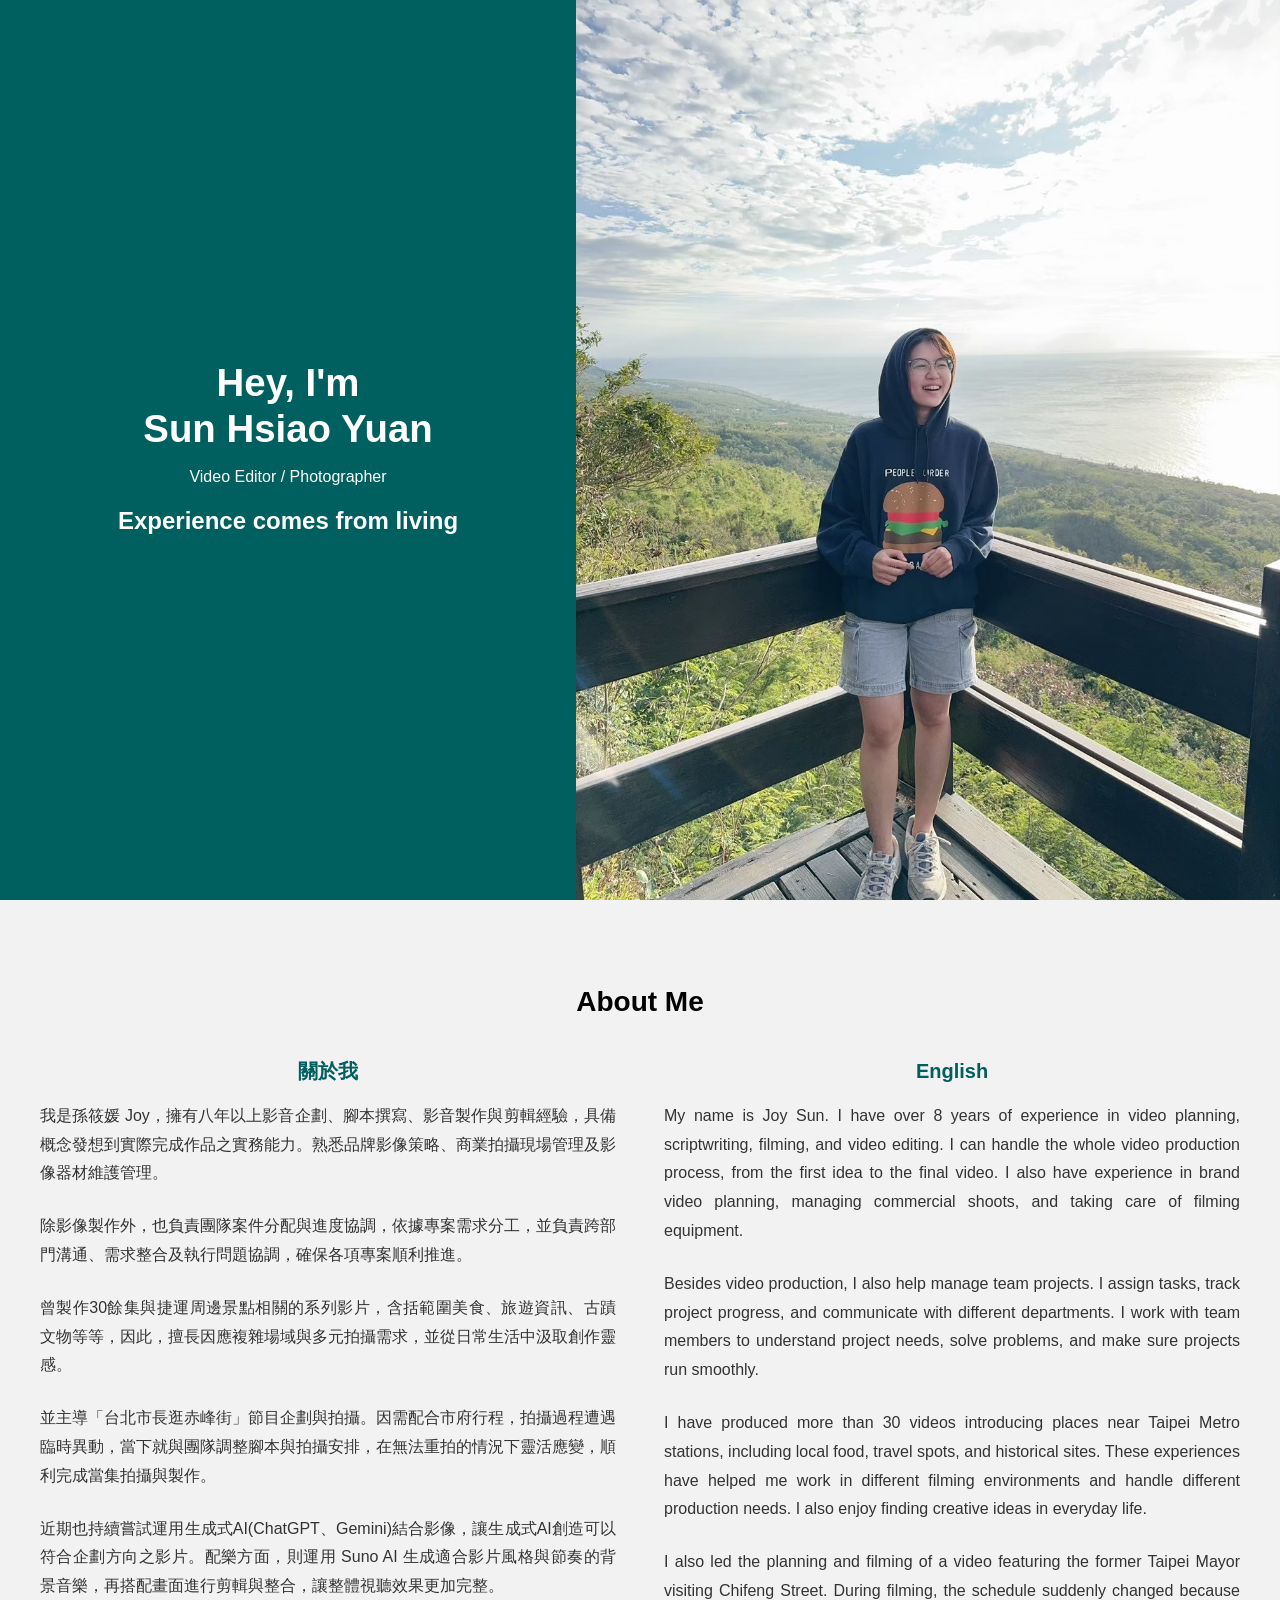
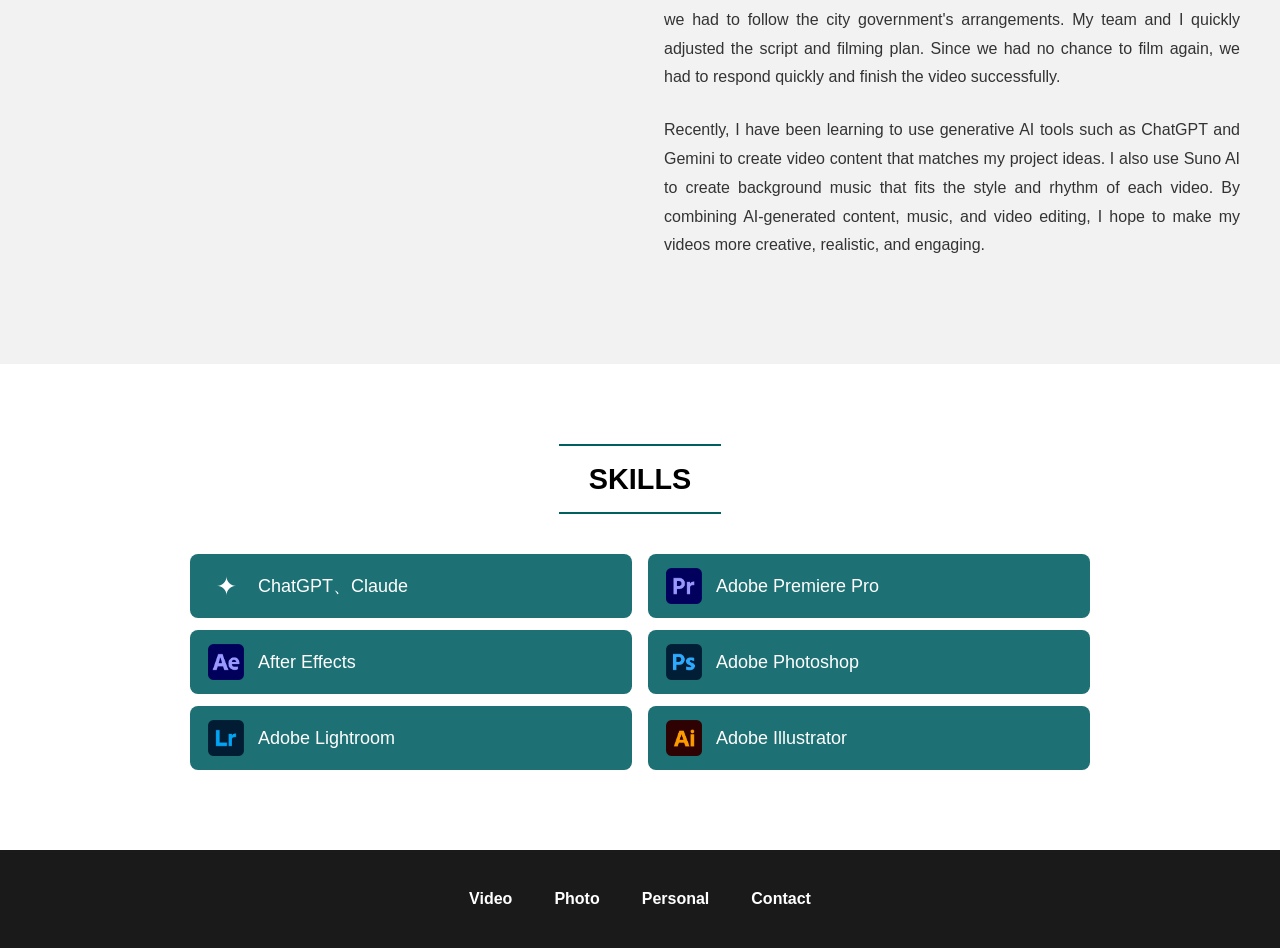
<file: index.html>
<!DOCTYPE html>
<html lang="zh-Hant">
<head>
    <meta charset="UTF-8">
    <meta name="viewport" content="width=device-width, initial-scale=1.0">
    <title>Sun Hsiao Yuan | Portfolio</title>
    
    <link rel="stylesheet" href="style.css?v=2">
    <link rel="stylesheet" href="mobile-responsive.css?v=8">
    <link rel="stylesheet" href="back-to-top.css?v=1">
    <script defer src="back-to-top.js?v=1"></script>
</head>

<body>
<script src="mobile-menu.js?v=8" defer></script>
  
    
<header class="mobile-header">
   <a href="index.html" class="mobile-brand">JOY SUN<span class="mobile-brand-dot">.</span></a>
   <button class="mobile-menu-toggle"
          type="button"
          aria-label="開啟選單"
          aria-expanded="false"
          aria-controls="mobileNav">
    ☰
  </button>

  <nav class="mobile-nav" id="mobileNav" aria-label="手機導覽">
    <a href="index.html" aria-current="page">Home</a>
    <a href="personal/index.html">Personal</a>
    <a href="video/index.html">Video Portfolio</a>
    <a href="photo/photo-index.html">Photo Portfolio</a>
    <a href="contact/contact-index.html">Contact</a>
  </nav>
</header>

    <div class="container" id="home">
        <div class="left">
            <h1>Hey, I'm<br>Sun Hsiao Yuan</h1>
            <p>Video Editor / Photographer</p> 
            <p>
                <a href="https://flic.kr/ps/3XACaY"
                   class="link-text"
                   target="_blank"
                   rel="noopener noreferrer">
                   Experience comes from living
                </a>
            </p>
         </div>
        <div class="right"></div>
    </div>


    <section class="about-section" id="about">
        <h1 class="about-title">About Me</h1>
           
        <div class="language-switch" aria-label="自我介紹語言">
          <button type="button" data-language="zh">中文</button>
          <button type="button" data-language="en">English</button>
        </div>

    <div class="about-content">
        <div class="about-block" lang="zh-Hant" data-lang-panel="zh">
                <h2>關於我</h2>
                <p>我是孫筱媛 Joy，擁有八年以上影音企劃、腳本撰寫、影音製作與剪輯經驗，具備概念發想到實際完成作品之實務能力。熟悉品牌影像策略、商業拍攝現場管理及影像器材維護管理。</p>
                <p>除影像製作外，也負責團隊案件分配與進度協調，依據專案需求分工，並負責跨部門溝通、需求整合及執行問題協調，確保各項專案順利推進。</p>
                <p>曾製作30餘集與捷運周邊景點相關的系列影片，含括範圍美食、旅遊資訊、古蹟文物等等，因此，擅長因應複雜場域與多元拍攝需求，並從日常生活中汲取創作靈感。</p>
                <p>並主導「台北市長逛赤峰街」節目企劃與拍攝。因需配合市府行程，拍攝過程遭遇臨時異動，當下就與團隊調整腳本與拍攝安排，在無法重拍的情況下靈活應變，順利完成當集拍攝與製作。</p>
                <p>近期也持續嘗試運用生成式AI(ChatGPT、Gemini)結合影像，讓生成式AI創造可以符合企劃方向之影片。配樂方面，則運用 Suno AI 生成適合影片風格與節奏的背景音樂，再搭配畫面進行剪輯與整合，讓整體視聽效果更加完整。</p>
            </div>

        <div class="about-block" lang="en" data-lang-panel="en">
            <h2>English</h2>
            <p>My name is Joy Sun. I have over 8 years of experience in video planning, scriptwriting, filming, and video editing. I can handle the whole video production process, from the first idea to the final video. I also have experience in brand video planning, managing commercial shoots, and taking care of filming equipment.</p>
            <p>Besides video production, I also help manage team projects. I assign tasks, track project progress, and communicate with different departments. I work with team members to understand project needs, solve problems, and make sure projects run smoothly.</p>
            <p>I have produced more than 30 videos introducing places near Taipei Metro stations, including local food, travel spots, and historical sites. These experiences have helped me work in different filming environments and handle different production needs. I also enjoy finding creative ideas in everyday life.</p>
            <p>I also led the planning and filming of a video featuring the former Taipei Mayor visiting Chifeng Street. During filming, the schedule suddenly changed because we had to follow the city government's arrangements. My team and I quickly adjusted the script and filming plan. Since we had no chance to film again, we had to respond quickly and finish the video successfully.</p>
            <p>Recently, I have been learning to use generative AI tools such as ChatGPT and Gemini to create video content that matches my project ideas. I also use Suno AI to create background music that fits the style and rhythm of each video. By combining AI-generated content, music, and video editing, I hope to make my videos more creative, realistic, and engaging.</p>
        </div>
    </div>
    </section>

   
   <section class="skills-section" id="skills">
    <h3>SKILLS</h3>

    <div class="skills-list">

        <!-- ChatGPT、Claude -->
        <div class="skill-item">
            <span class="skill-icon">✦</span>
            <span>ChatGPT、Claude</span>
        </div>

        <!-- Adobe Premiere Pro -->
        <div class="skill-item">
            <img src="images/Pr-01.png"
                 alt=""
                 class="skill-logo">
            <span>Adobe Premiere Pro</span>
        </div>

        <!-- After Effects -->
        <div class="skill-item">
            <img src="images/Ae-01.png"
                 alt=""
                 class="skill-logo">
            <span>After Effects</span>
        </div>

        <!-- Adobe Photoshop -->
        <div class="skill-item">
            <img src="images/PS-01.png"
                 alt=""
                 class="skill-logo">
            <span>Adobe Photoshop</span>
        </div>

        <!-- Adobe Lightroom -->
        <div class="skill-item">
            <img src="images/Lr-01.png"
                 alt=""
                 class="skill-logo">
            <span>Adobe Lightroom</span>
        </div>

        <!-- Adobe Illustrator -->
        <div class="skill-item">
            <img src="images/Ai-01.png"
                 alt=""
                 class="skill-logo">
            <span>Adobe Illustrator</span>
        </div>

    </div>
</section>



    <footer class="site-footer">
        <nav class="footer-nav">
            <ul>
                <li><a href="video/index.html">Video</a></li>
                <li><a href="photo/photo-index.html">Photo</a></li>
                <li><a href="personal/index.html">Personal</a></li>
                <li><a href="contact/contact-index.html">Contact</a></li>
            </ul>
        </nav>
    </footer>

</body>
</html>
</file>
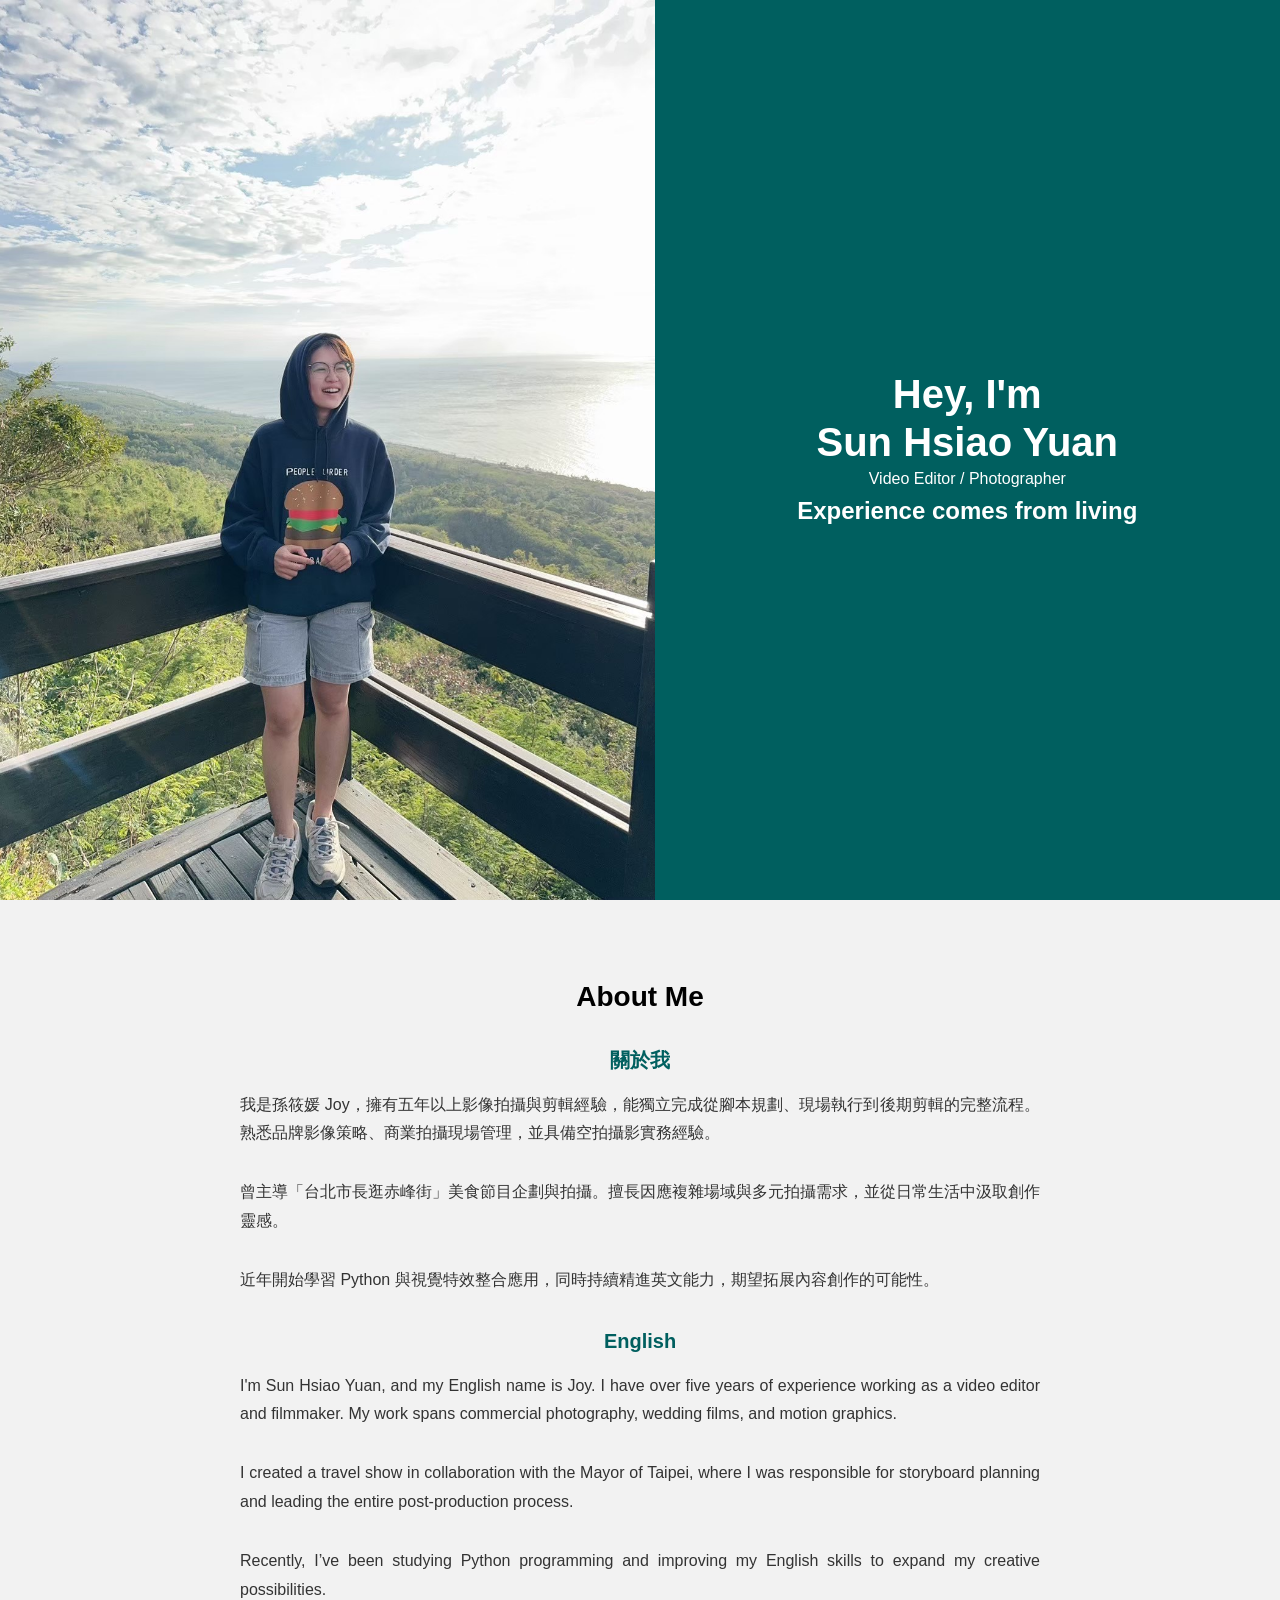
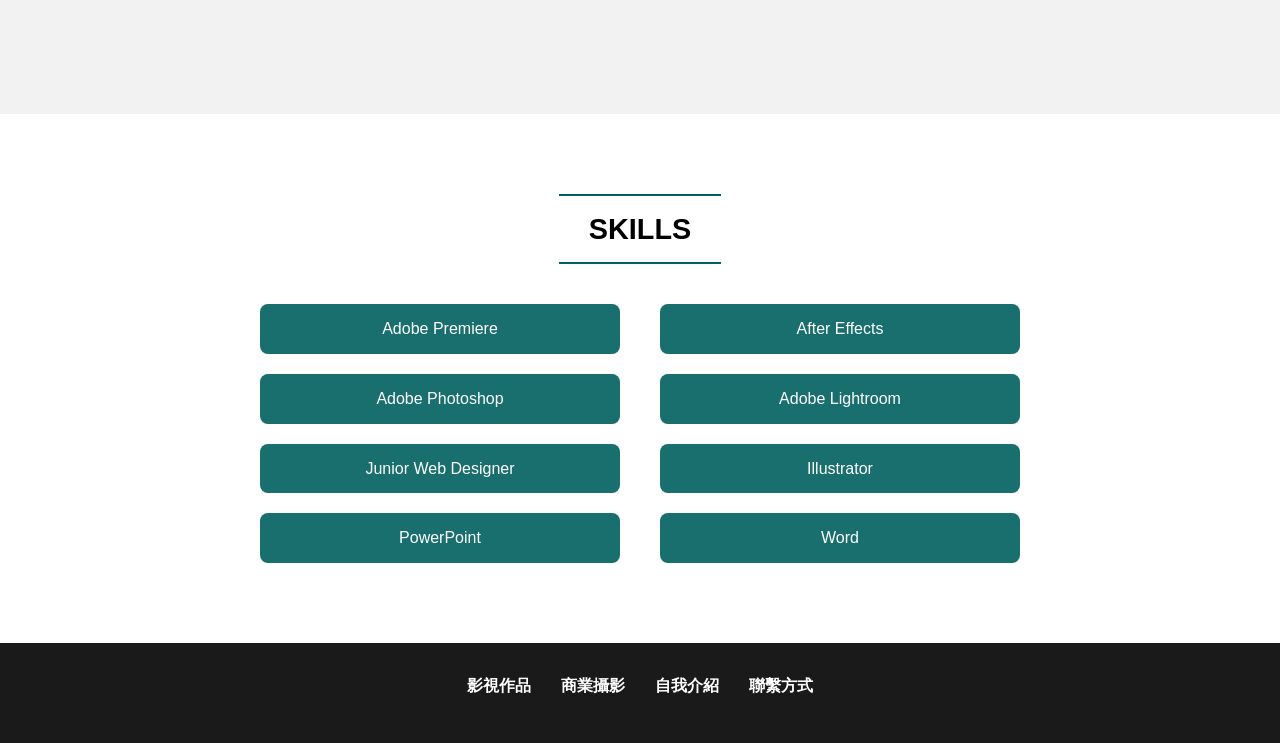
<file: home/index.html>
<!DOCTYPE html>
<html lang="zh-Hant">
<head>
    <meta charset="UTF-8">
    <meta name="viewport" content="width=device-width, initial-scale=1.0">
    <title>Sun Hsiao Yuan | Portfolio</title>
    <link rel="stylesheet" href="style.css">
</head>
<body>

    <div class="container">
        <div class="left">
            <h1>Hey, I'm<br>Sun Hsiao Yuan</h1>
            <p>Video Editor / Photographer</p> 
            <p>
                <a href="https://flic.kr/ps/3XACaY" class="link-text" target="_blank">Experience comes from living</a>
            </p>
        </div>
        <div class="right"></div>
    </div>

    <section class="about-section">
        <h1 class="about-title">About Me</h1>
        <div class="about-content">
            <div class="about-block">
                <h2>關於我</h2>
                <p>我是孫筱媛 Joy，擁有五年以上影像拍攝與剪輯經驗，能獨立完成從腳本規劃、現場執行到後期剪輯的完整流程。熟悉品牌影像策略、商業拍攝現場管理，並具備空拍攝影實務經驗。</p>
                <p>曾主導「台北市長逛赤峰街」美食節目企劃與拍攝。擅長因應複雜場域與多元拍攝需求，並從日常生活中汲取創作靈感。</p>
                <p>近年開始學習 Python 與視覺特效整合應用，同時持續精進英文能力，期望拓展內容創作的可能性。</p>
            </div>
            <div class="about-block">
                <h2>English</h2>
                <p>I'm Sun Hsiao Yuan, and my English name is Joy. I have over five years of experience working as a video editor and filmmaker. My work spans commercial photography, wedding films, and motion graphics.</p>
                <p>I created a travel show in collaboration with the Mayor of Taipei, where I was responsible for storyboard planning and leading the entire post-production process.</p>
                <p>Recently, I’ve been studying Python programming and improving my English skills to expand my creative possibilities.</p>
            </div>
        </div>
    </section>

    <section class="skills-section">
        <h3>SKILLS</h3>
        <div class="skills-list">
            <div class="skill-item">Adobe Premiere</div>
            <div class="skill-item">After Effects</div>
            <div class="skill-item">Adobe Photoshop</div>
            <div class="skill-item">Adobe Lightroom</div>
            <div class="skill-item">Junior Web Designer</div>
            <div class="skill-item">Illustrator</div>
            <div class="skill-item">PowerPoint</div>
            <div class="skill-item">Word</div>
        </div>
    </section>

    <footer class="site-footer">
        <nav class="footer-nav">
            <ul>
                <li><a href="video/index.html">影視作品</a></li>
                <li><a href="photo/photo-index.html">商業攝影</a></li>
                <li><a href="personal/personal.html">自我介紹</a></li>
                <li><a href="contact/contact-index.html">聯繫方式</a></li>
            </ul>
        </nav>
    </footer>

</body>
</html>
</file>
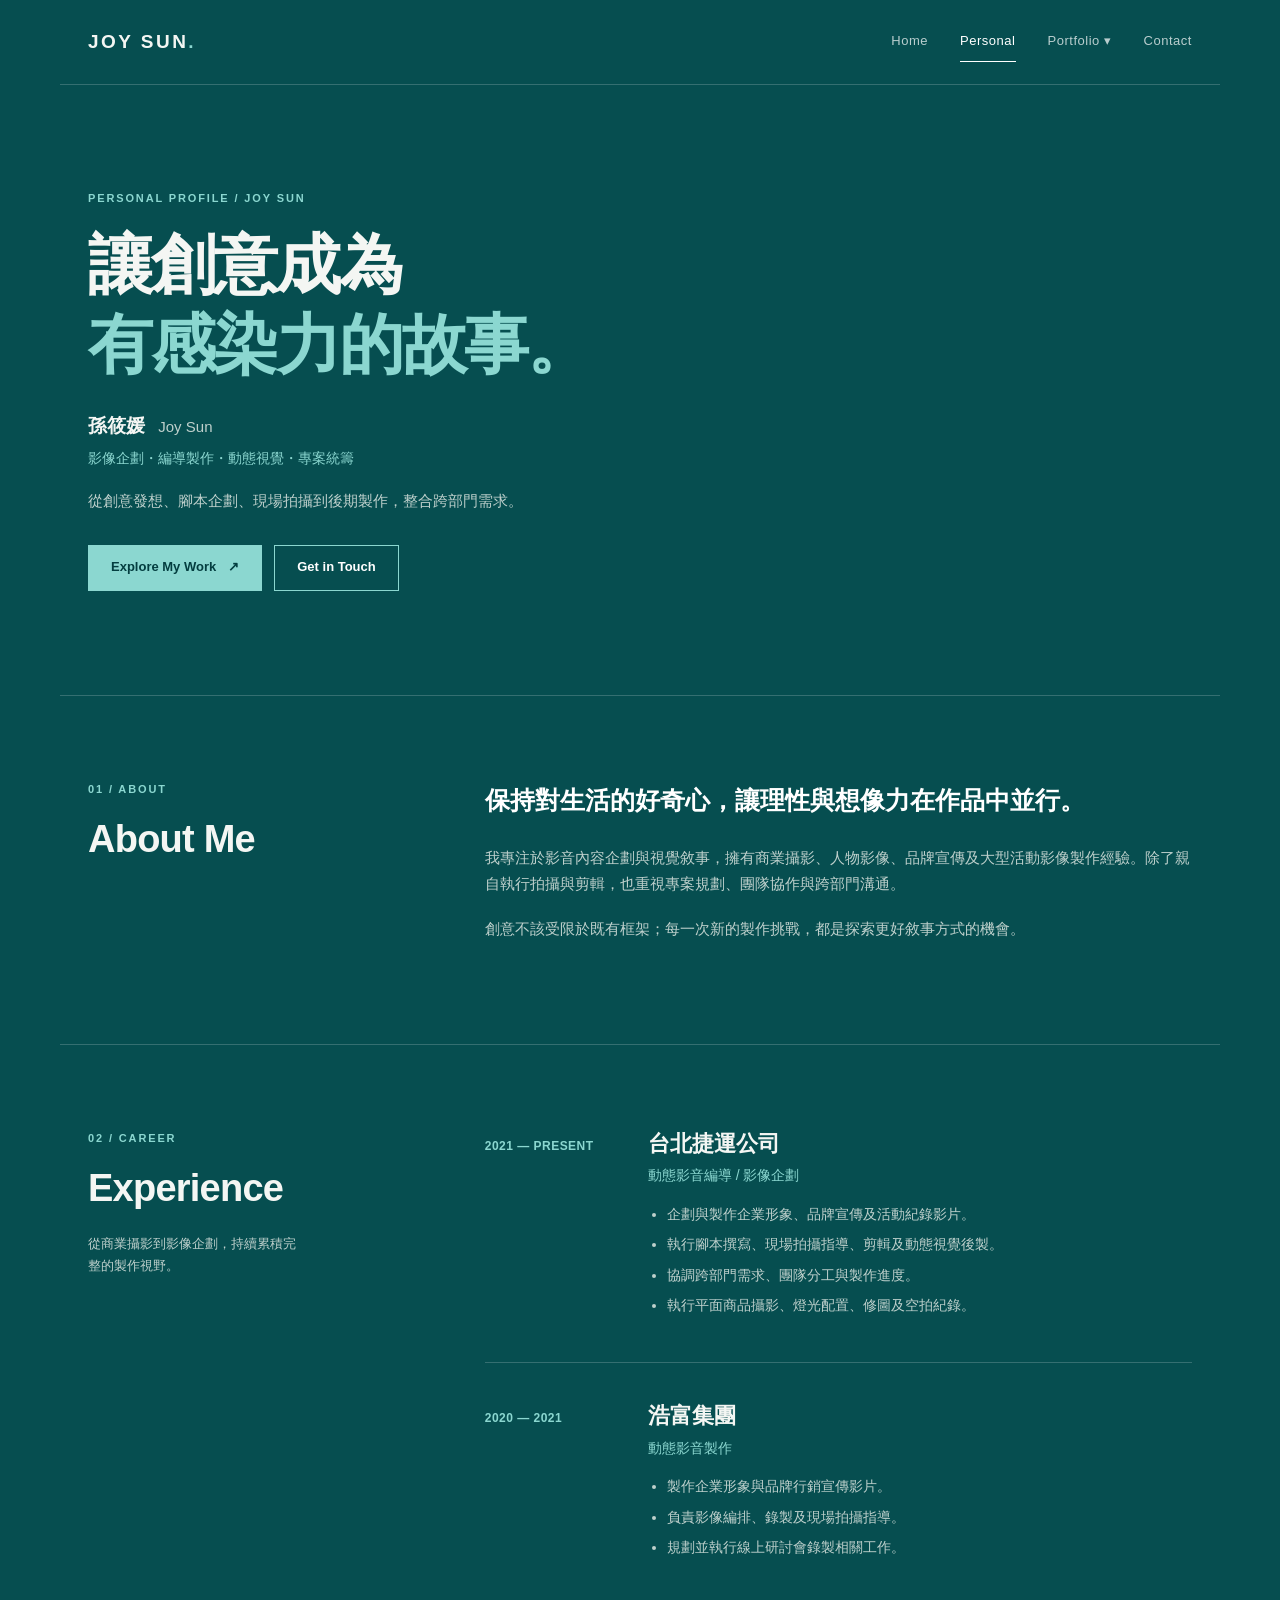
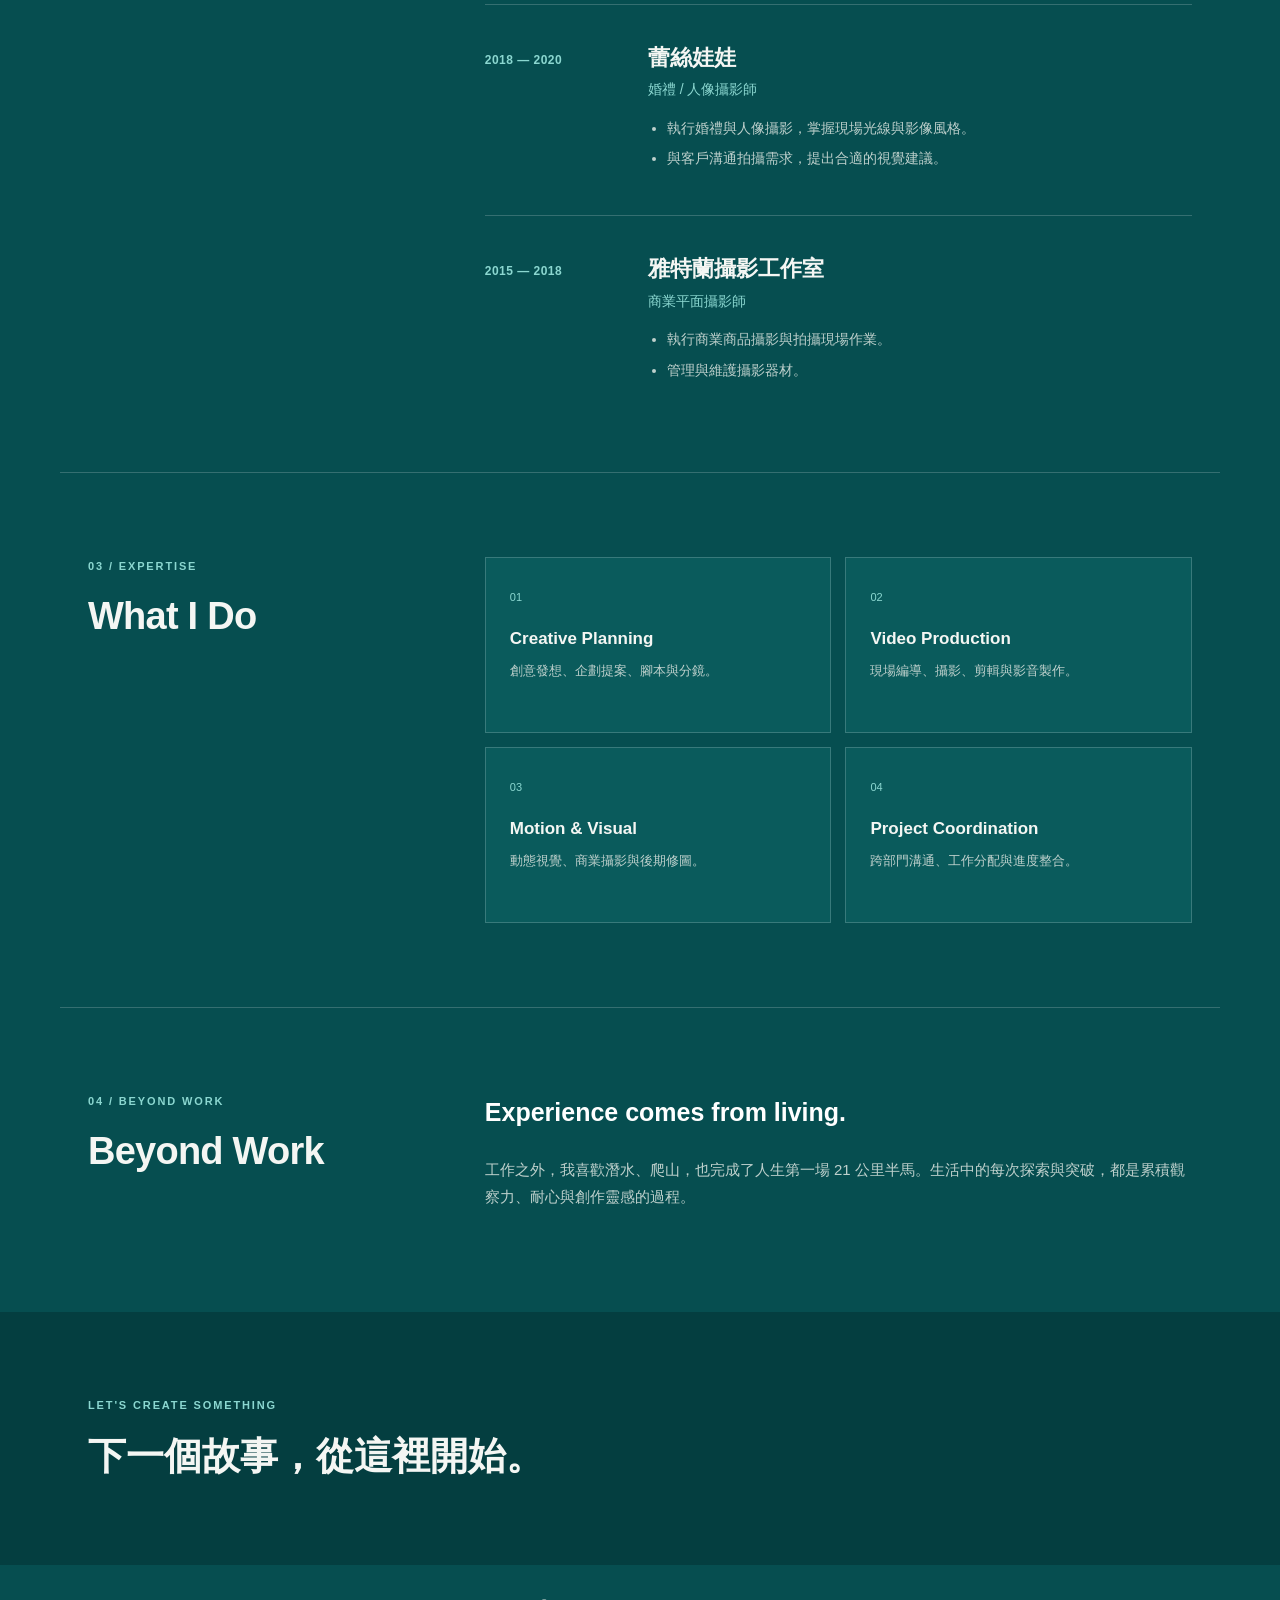
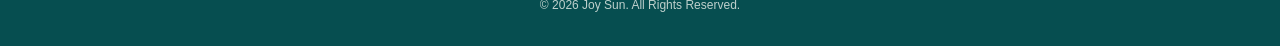
<file: personal/index.html>
<!DOCTYPE html>

<html lang="zh-Hant">
<head>
<meta charset="utf-8"/>
<meta content="width=device-width, initial-scale=1.0" name="viewport"/>
<meta content="Joy Sun 孫筱媛的個人經歷：影音企劃、影像編導、動態視覺與專案統籌。" name="description"/>
<title>About Joy Sun | 個人經歷</title>
<link href="style.css" rel="stylesheet"/>
<link href="../shared-header.css" rel="stylesheet"/>
<link href="../shared-mobile.css?v=1" rel="stylesheet"/>
<script defer="" src="../shared-mobile.js?v=1"></script>
<script defer="" src="../shared-header.js"></script>
<link rel="stylesheet" href="../back-to-top.css?v=1">
<script defer src="../back-to-top.js?v=1"></script>
</head>

<body data-resume-page="personal">
<header class="site-header">
<div class="header-inner">
<a class="brand" href="../index.html">
      JOY SUN<span class="brand-dot">.</span>
</a>
<nav aria-label="主要導覽" class="site-nav">
<a href="../index.html">Home</a>
<a aria-current="page" class="active" href="../personal/index.html">Personal</a>
<div class="nav-dropdown">
<button aria-controls="portfolio-menu" aria-expanded="false" class="nav-dropdown-trigger" type="button">
        Portfolio
        <span aria-hidden="true">▾</span>
</button>
<div class="nav-dropdown-menu" id="portfolio-menu">
<a href="../video/index.html">Video</a>
<a href="../photo/photo-index.html">Photo</a>
</div>
</div>
<a href="../contact/contact-index.html">Contact</a>
</nav>
</div>
</header>
<main>
<section aria-labelledby="hero-title" class="hero section-shell">
<div class="hero-copy">
<p class="eyebrow">PERSONAL PROFILE / JOY SUN</p>
<h1 id="hero-title">讓創意成為<br/><em>有感染力的故事。</em></h1>
<p class="hero-name">孫筱媛 <span>Joy Sun</span></p>
<p class="hero-position">影像企劃・編導製作・動態視覺・專案統籌</p>
<p class="hero-description">從創意發想、腳本企劃、現場拍攝到後期製作，整合跨部門需求。</p>
<div class="hero-actions">
<a class="button button-primary" href="../video/index.html">Explore My Work <span aria-hidden="true">↗</span></a>
<a class="button button-outline" href="../contact/contact-index.html">Get in Touch</a>
</div>
</div>



</section>
<section aria-labelledby="about-title" class="about section-shell">
<div class="section-side"><p class="eyebrow">01 / ABOUT</p><h2 id="about-title">About Me</h2></div>
<div class="section-content about-content">
<p class="lead">保持對生活的好奇心，讓理性與想像力在作品中並行。</p>
<p>我專注於影音內容企劃與視覺敘事，擁有商業攝影、人物影像、品牌宣傳及大型活動影像製作經驗。除了親自執行拍攝與剪輯，也重視專案規劃、團隊協作與跨部門溝通。</p>
<p>創意不該受限於既有框架；每一次新的製作挑戰，都是探索更好敘事方式的機會。</p>
</div>
</section>
<section aria-labelledby="experience-title" class="experience section-shell">
<div class="section-side"><p class="eyebrow">02 / CAREER</p><h2 id="experience-title">Experience</h2><p class="side-note">從商業攝影到影像企劃，持續累積完整的製作視野。</p></div>
<div class="section-content timeline">
<article class="timeline-item">
<div class="timeline-year">2021 — PRESENT</div>
<div class="timeline-body">
<h3>台北捷運公司</h3><p class="job-title">動態影音編導 / 影像企劃</p>
<ul><li>企劃與製作企業形象、品牌宣傳及活動紀錄影片。</li><li>執行腳本撰寫、現場拍攝指導、剪輯及動態視覺後製。</li><li>協調跨部門需求、團隊分工與製作進度。</li><li>執行平面商品攝影、燈光配置、修圖及空拍紀錄。</li></ul>
</div>
</article>
<article class="timeline-item">
<div class="timeline-year">2020 — 2021</div>
<div class="timeline-body"><h3>浩富集團</h3><p class="job-title">動態影音製作</p><ul><li>製作企業形象與品牌行銷宣傳影片。</li><li>負責影像編排、錄製及現場拍攝指導。</li><li>規劃並執行線上研討會錄製相關工作。</li></ul></div>
</article>
<article class="timeline-item">
<div class="timeline-year">2018 — 2020</div>
<div class="timeline-body"><h3>蕾絲娃娃</h3><p class="job-title">婚禮 / 人像攝影師</p><ul><li>執行婚禮與人像攝影，掌握現場光線與影像風格。</li><li>與客戶溝通拍攝需求，提出合適的視覺建議。</li></ul></div>
</article>
<article class="timeline-item">
<div class="timeline-year">2015 — 2018</div>
<div class="timeline-body"><h3>雅特蘭攝影工作室</h3><p class="job-title">商業平面攝影師</p><ul><li>執行商業商品攝影與拍攝現場作業。</li><li>管理與維護攝影器材。</li></ul></div>
</article>
</div>
</section>
<section aria-labelledby="expertise-title" class="expertise section-shell">
<div class="section-side"><p class="eyebrow">03 / EXPERTISE</p><h2 id="expertise-title">What I Do</h2></div>
<div class="section-content expertise-grid">
<div class="expertise-card"><span>01</span><h3>Creative Planning</h3><p>創意發想、企劃提案、腳本與分鏡。</p></div>
<div class="expertise-card"><span>02</span><h3>Video Production</h3><p>現場編導、攝影、剪輯與影音製作。</p></div>
<div class="expertise-card"><span>03</span><h3>Motion &amp; Visual</h3><p>動態視覺、商業攝影與後期修圖。</p></div>
<div class="expertise-card"><span>04</span><h3>Project Coordination</h3><p>跨部門溝通、工作分配與進度整合。</p></div>
</div>
</section>
<section aria-labelledby="beyond-title" class="beyond section-shell">
<div class="section-side"><p class="eyebrow">04 / BEYOND WORK</p><h2 id="beyond-title">Beyond Work</h2></div>
<div class="section-content"><p class="lead">Experience comes from living.</p><p>工作之外，我喜歡潛水、爬山，也完成了人生第一場 21 公里半馬。生活中的每次探索與突破，都是累積觀察力、耐心與創作靈感的過程。</p></div>
</section>
<section aria-label="作品與聯絡方式" class="contact-banner section-shell">
<div><p class="eyebrow">LET'S CREATE SOMETHING</p><h2>下一個故事，從這裡開始。</h2></div>
</section>
</main>
<footer class="site-footer">© 2026 Joy Sun. All Rights Reserved.</footer>
</body>
</html>
</file>
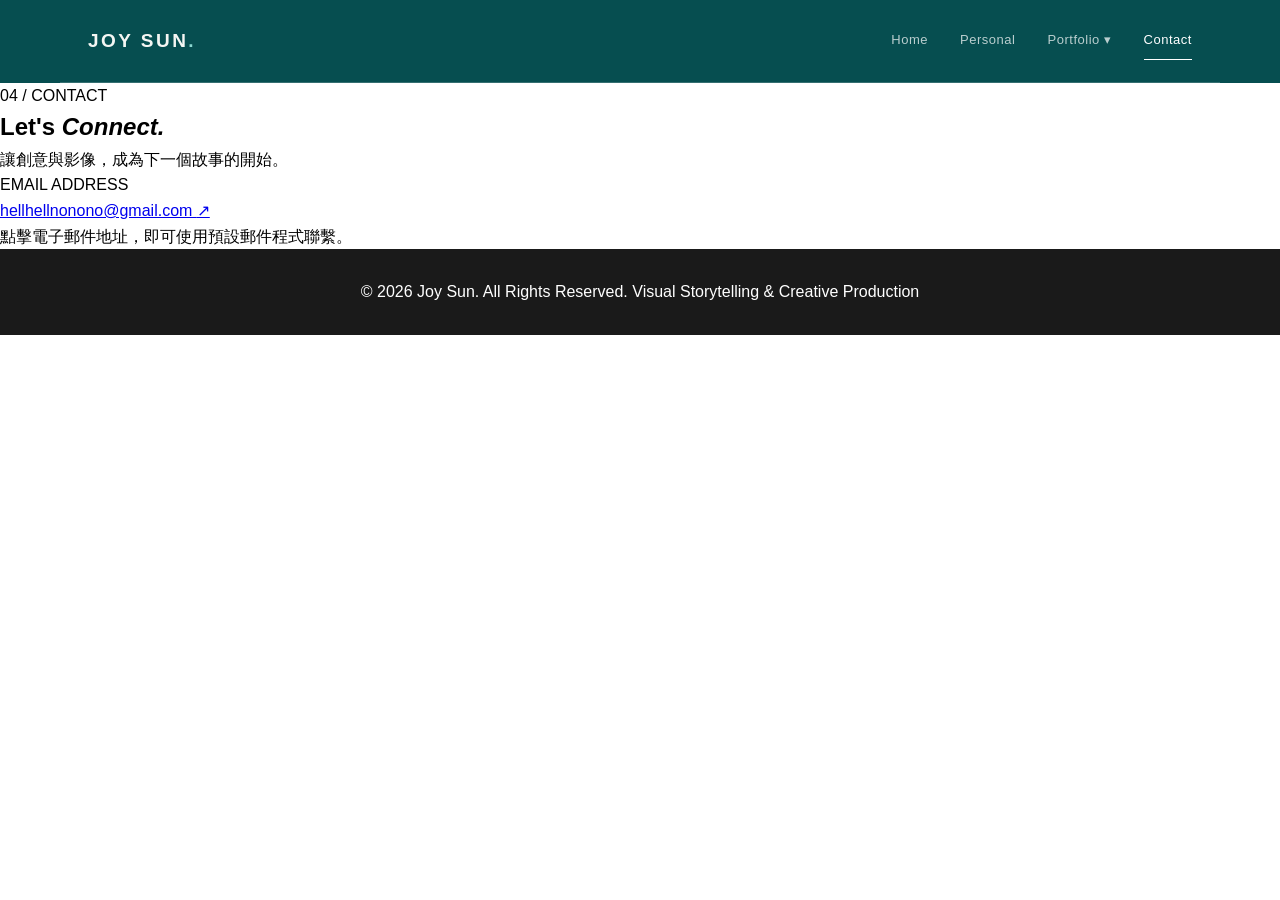
<file: contact-index.html>
<!DOCTYPE html>

<html lang="zh-Hant">
<head>
<meta charset="utf-8"/>
<meta content="width=device-width, initial-scale=1.0" name="viewport"/>
<meta content="聯繫 Joy Sun 孫筱媛，洽詢影音企劃、影像製作、動態視覺及職涯合作機會。" name="description"/>
<title>Contact | Joy Sun</title>
<link href="style.css?v=6" rel="stylesheet"/>
<link href="../shared-header.css?v=6" rel="stylesheet"/><script defer="" src="../shared-header.js?v=6"></script><link rel="stylesheet" href="../shared-mobile.css?v=6">
<script src="../shared-mobile.js?v=6" defer></script>

<link rel="stylesheet" href="../back-to-top.css?v=1">
<script defer src="../back-to-top.js?v=1"></script>
</head>
<body data-resume-page="contact">
<header class="site-header"><div class="header-inner">
<a aria-label="Joy Sun，返回首頁" class="brand" href="../index.html">JOY SUN<span class="brand-dot">.</span></a>
<nav aria-label="主要導覽" class="site-nav">
<a href="../index.html">Home</a>
<a href="../personal/index.html">Personal</a>
<div class="nav-dropdown">
<button aria-controls="portfolioMenu" aria-expanded="false" class="nav-dropdown-trigger" type="button">Portfolio <span aria-hidden="true">▾</span></button>
<div class="nav-dropdown-menu" id="portfolioMenu">
<a href="../video/index.html">Video</a>
<a href="../photo/photo-index.html">Photo</a>
</div>
</div>
<a aria-current="page" class="active" href="contact-index.html">Contact</a>
</nav>
</div></header><div class="page-shell">

<main id="main-content">
<section aria-labelledby="contact-title" class="contact-hero">
<p class="eyebrow">04 / CONTACT</p>
<h1 id="contact-title">Let's <em>Connect.</em></h1>
<p class="hero-zh">讓創意與影像，成為下一個故事的開始。</p>
</section>
<section aria-label="聯絡資訊" class="contact-details">
<div class="contact-card">
<p class="card-label">EMAIL ADDRESS</p>
<a class="email-link" href="mailto:hellhellnonono@gmail.com">hellhellnonono@gmail.com <span aria-hidden="true">↗</span></a>
<p class="card-hint">點擊電子郵件地址，即可使用預設郵件程式聯繫。</p>
</div>
</section>
</main>
<footer class="site-footer">
<span>© 2026 Joy Sun. All Rights Reserved.</span>
<span>Visual Storytelling &amp; Creative Production</span>
</footer>
</div>

</body>
</html>
</file>
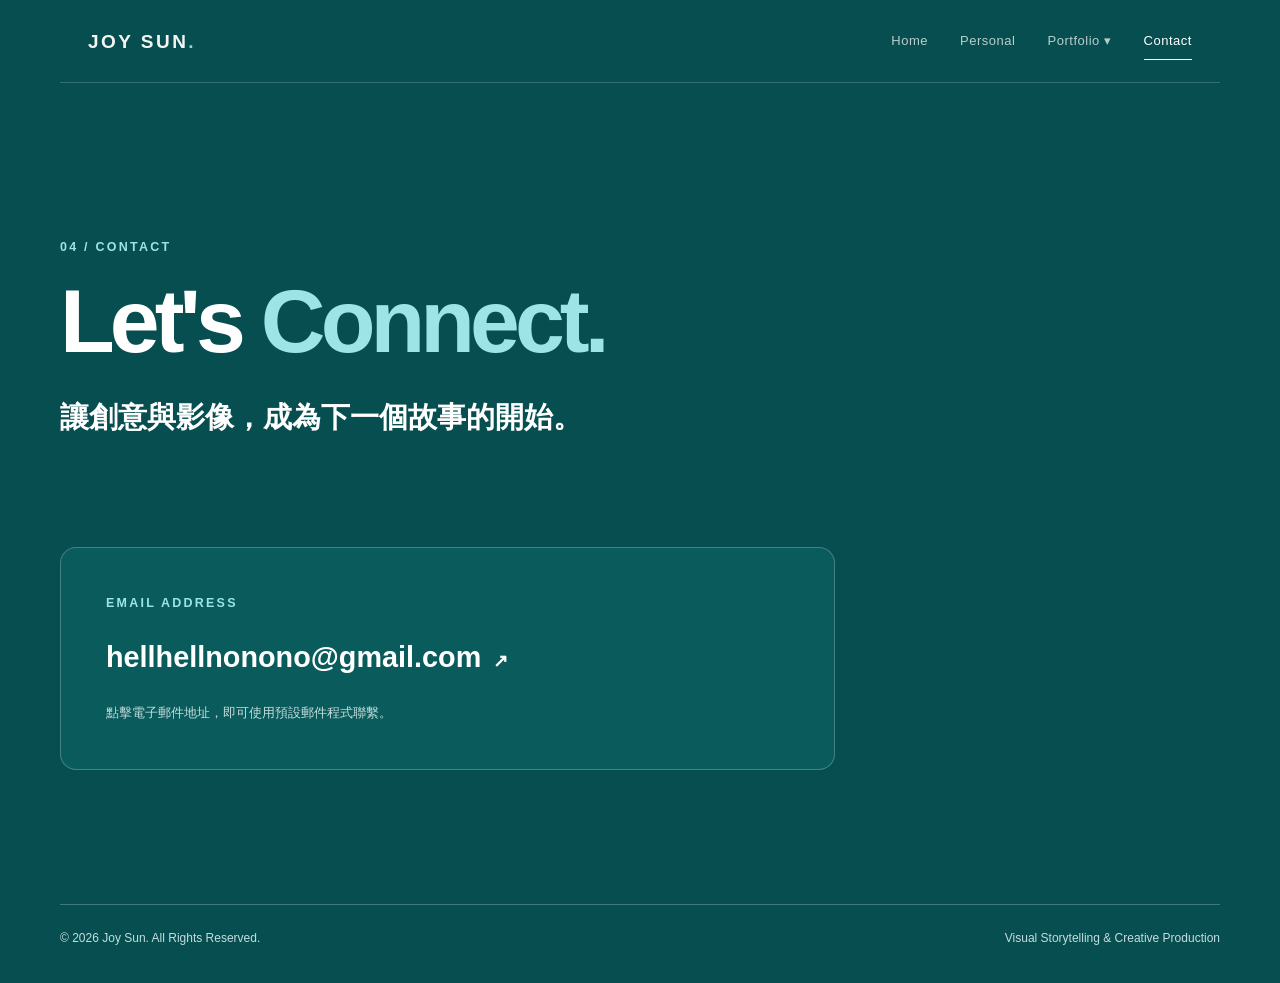
<file: contact/contact-index.html>
<!DOCTYPE html>

<html lang="zh-Hant">
<head>
<meta charset="utf-8"/>
<meta content="width=device-width, initial-scale=1.0" name="viewport"/>
<meta content="聯繫 Joy Sun 孫筱媛，洽詢影音企劃、影像製作、動態視覺及職涯合作機會。" name="description"/>
<title>Contact | Joy Sun</title>
<link href="style.css?v=6" rel="stylesheet"/>
<link href="../shared-header.css?v=6" rel="stylesheet"/><script defer="" src="../shared-header.js?v=6"></script><link rel="stylesheet" href="../shared-mobile.css?v=6">
<script src="../shared-mobile.js?v=6" defer></script>
<link rel="stylesheet" href="../back-to-top.css?v=1">
<script defer src="../back-to-top.js?v=1"></script>
</head>

<body data-resume-page="contact">
<header class="site-header"><div class="header-inner">
<a aria-label="Joy Sun，返回首頁" class="brand" href="../index.html">JOY SUN<span class="brand-dot">.</span></a>
<nav aria-label="主要導覽" class="site-nav">
<a href="../index.html">Home</a>
<a href="../personal/index.html">Personal</a>
<div class="nav-dropdown">
<button aria-controls="portfolioMenu" aria-expanded="false" class="nav-dropdown-trigger" type="button">Portfolio <span aria-hidden="true">▾</span></button>
<div class="nav-dropdown-menu" id="portfolioMenu">
<a href="../video/index.html">Video</a>
<a href="../photo/photo-index.html">Photo</a>
</div>
</div>
<a aria-current="page" class="active" href="contact-index.html">Contact</a>
</nav>
</div></header><div class="page-shell">

<main id="main-content">
<section aria-labelledby="contact-title" class="contact-hero">
<p class="eyebrow">04 / CONTACT</p>
<h1 id="contact-title">Let's <em>Connect.</em></h1>
<p class="hero-zh">讓創意與影像，成為下一個故事的開始。</p>
</section>
<section aria-label="聯絡資訊" class="contact-details">
<div class="contact-card">
<p class="card-label">EMAIL ADDRESS</p>
<a class="email-link" href="mailto:hellhellnonono@gmail.com">hellhellnonono@gmail.com <span aria-hidden="true">↗</span></a>
<p class="card-hint">點擊電子郵件地址，即可使用預設郵件程式聯繫。</p>
</div>
</section>
</main>
<footer class="site-footer">
<span>© 2026 Joy Sun. All Rights Reserved.</span>
<span>Visual Storytelling &amp; Creative Production</span>
</footer>
</div>

</body>
</html>
</file>
<file: style.css>
/* Joy Sun Portfolio — desktop and shared styles */
* { margin: 0; padding: 0; box-sizing: border-box; }
html { scroll-behavior: smooth; }
body { font-family: Arial, "Helvetica Neue", "PingFang TC", "Microsoft JhengHei", sans-serif; line-height: 1.6; overflow-x: hidden; }
a:focus-visible { outline: 3px solid #5ac8d8; outline-offset: 4px; }
/* Hero: HTML order is .left then .right */
.container { display: flex; flex-direction: row; min-height: 100vh; min-height: 100svh; }
.left { flex: 1 1 45%; min-width: 0; background: #005f5f; color: #fff; display: flex; flex-direction: column; justify-content: center; align-items: center; gap: 12px; padding: 40px; text-align: center; }
.left h1 { font-size: clamp(2rem, 3vw, 2.8rem); line-height: 1.2; }
.left p { font-size: 1rem; }
.right { flex: 1 1 55%; min-width: 0; background: url('my-photo.jpg') no-repeat center center / cover; }
.link-text { display: inline-block; color: #fff; font-size: 1.5rem; font-weight: 700; text-decoration: none; transition: color .2s ease; }
.link-text:hover { color: #5ac8d8; text-decoration: underline; }
/* About */
.about-section { background: #f2f2f2; text-align: center; padding: 80px 24px; }
.about-section h1 { font-size: 28px; color: #000; margin-bottom: 30px; }
.about-content { display: grid; grid-template-columns: repeat(2, minmax(0, 1fr)); align-items: start; gap: 48px; max-width: 1200px; margin: 0 auto; }
.about-block { min-width: 0; }
.about-block h2 { font-size: 20px; color: #005f5f; margin-bottom: 15px; }
.about-block p { text-align: justify; color: #333; font-size: 16px; line-height: 1.8; margin: 0 0 24px; overflow-wrap: break-word; }
/* Skills */
.skills-section { background: #fff; padding: 80px 20px; text-align: center; }
.skills-section h3 { display: inline-block; color: #000; font-size: 1.8rem; margin-bottom: 40px; border-top: 2px solid #005f5f; border-bottom: 2px solid #005f5f; padding: 10px 30px; }
.skills-list { display: grid; grid-template-columns: repeat(2, minmax(0, 1fr)); gap: 12px 16px; max-width: 900px; margin: 0 auto; }
.skills-list .skill-item { display: flex; align-items: center; justify-content: flex-start; gap: 14px; min-width: 0; min-height: 64px; padding: 12px 18px; background: #1d7074; border-radius: 8px; color: #fff; transition: transform .3s ease, background .3s ease; }
.skills-list .skill-item img.skill-logo { display: block; width: 36px; height: 36px; min-width: 36px; min-height: 36px; max-width: none; object-fit: contain; flex: 0 0 36px; }
.skills-list .skill-icon { display: inline-flex; align-items: center; justify-content: center; width: 36px; height: 36px; flex: 0 0 36px; font-size: 25px; }
.skills-list .skill-item span:not(.skill-icon) { min-width: 0; font-size: 18px; font-weight: 500; line-height: 1.4; text-align: left; overflow-wrap: anywhere; }
.skills-list .skill-item:hover { transform: translateY(-4px); background: #007a7a; }
/* Footer */
.site-footer { background: #1a1a1a; color: #fff; text-align: center; padding: 30px 20px; }
.footer-nav ul { display: flex; justify-content: center; flex-wrap: wrap; list-style: none; gap: 18px 30px; margin: 0; padding: 0; }
.footer-nav a { display: inline-block; color: #fff; font-weight: 700; text-decoration: none; padding: 6px; transition: color .2s ease; }
.footer-nav a:hover { color: #5ac8d8; }
@media (prefers-reduced-motion: reduce) { html { scroll-behavior: auto; } .link-text, .skills-list .skill-item, .footer-nav a { transition: none; } }
</file>
<file: mobile-responsive.css>
/* Joy Sun Portfolio — tablet and mobile overrides; loaded after style.css */
@media (max-width: 768px) {
  /* Image first, introduction second */
  .container { flex-direction: column; min-height: 0; height: auto; }
  .right { order: 1; flex: none; width: 100%; height: 45svh; min-height: 260px; max-height: 420px; background-position: center center; }
  .left { order: 2; flex: none; width: 100%; min-height: 270px; padding: 42px 20px; gap: 10px; }
  .left h1 { font-size: clamp(28px, 7vw, 38px); }
  .left p { font-size: 15px; }
  .link-text { font-size: 18px; margin-top: 10px; }
  /* Chinese and English become stacked */
  .about-section { padding: 55px 20px; }
  .about-content { grid-template-columns: 1fr; max-width: 680px; gap: 30px; }
  .about-section h1 { font-size: 26px; }
  .about-block h2 { font-size: 20px; }
  .about-block p { font-size: 16px; line-height: 1.85; margin-bottom: 20px; }
  /* Single column skill cards */
  .skills-section { padding: 55px 20px; }
  .skills-section h3 { font-size: 1.6rem; margin-bottom: 30px; }
  .skills-list { grid-template-columns: 1fr; gap: 12px; }
  .skills-list .skill-item { min-height: 62px; padding: 12px 16px; gap: 14px; }
  .skills-list .skill-item span:not(.skill-icon) { font-size: 17px; }
  /* Footer links in two columns */
  .site-footer { padding: 35px 16px; }
  .footer-nav ul { display: grid; grid-template-columns: repeat(2, minmax(0, 1fr)); max-width: 340px; gap: 12px; margin: 0 auto; }
  .footer-nav a { font-size: 15px; padding: 10px 4px; }
}
@media (max-width: 375px) {
  .left h1 { font-size: 27px; }
  .about-section { padding: 45px 16px; }
  .skills-section { padding: 45px 14px; }
  .skills-list .skill-item span:not(.skill-icon) { font-size: 16px; }
}

/* ===== 手機版 Skills Icon 修正 ===== */

@media (max-width: 768px) {

    .skills-list .skill-item {
        display: flex;
        align-items: center;
        justify-content: flex-start;
        gap: 14px;
    }

    .skills-list .skill-item img.skill-logo {
        display: block;
        visibility: visible;
        opacity: 1;

        width: 40px;
        height: 40px;
        min-width: 40px;
        min-height: 40px;
        flex: 0 0 40px;

        object-fit: contain;
        margin: 0;
        padding: 0;
    }

    .skills-list .skill-icon {
        display: inline-flex;
        align-items: center;
        justify-content: center;
        width: 40px;
        height: 40px;
        flex: 0 0 40px;
    }
}



/* 手機導覽與語言切換 */

.mobile-header,
.language-switch {
  display: none;
}

@media (max-width: 768px) {
  html {
    scroll-padding-top: 80px;
  }

  .mobile-header {
    display: flex;
    position: sticky;
    top: 0;
    z-index: 1000;
    align-items: center;
    justify-content: space-between;
    min-height: 64px;
    padding: 12px 20px;
    background: #005f5f;
    color: #fff;
  }

  .mobile-brand {
    color: #fff;
    font-size: 19px;
    font-weight: 700;
    text-decoration: none;
  }

  .mobile-menu-toggle {
    border: 0;
    background: transparent;
    color: #fff;
    font-size: 29px;
    cursor: pointer;
  }

  .mobile-nav {
    display: none;
    position: absolute;
    top: 100%;
    left: 0;
    right: 0;
    padding: 18px 24px 24px;
    background: #005f5f;
    box-shadow: 0 12px 20px rgba(0,0,0,.2);
  }

  .mobile-nav.is-open {
    display: flex;
    flex-direction: column;
    gap: 12px;
  }

  .mobile-nav > a {
    color: #fff;
    text-decoration: none;
    padding: 8px 0;
    font-size: 17px;
  }

  .mobile-nav-languages {
    display: flex;
    gap: 12px;
    border-top: 1px solid rgba(255,255,255,.3);
    padding-top: 16px;
  }

  .mobile-nav-languages button {
    border: 1px solid rgba(255,255,255,.5);
    border-radius: 6px;
    padding: 8px 16px;
    background: transparent;
    color: white;
    cursor: pointer;
  }

  .language-switch {
    display: flex;
    width: min(100%, 360px);
    margin: 0 auto 30px;
    border: 1px solid #005f5f;
    border-radius: 10px;
    overflow: hidden;
  }

  .language-switch button {
    flex: 1;
    border: none;
    padding: 12px;
    color: #005f5f;
    background: transparent;
    font-size: 16px;
    cursor: pointer;
  }

  .language-switch button.is-active,
  .mobile-nav-languages button.is-active {
    background: #005f5f;
    color: #fff;
  }

  .about-content {
    display: block;
  }

  .about-content .about-block[hidden] {
    display: none !important;
  }
}

/* 2026 responsive refinements */
html{overflow-x:clip}img,video{max-width:100%}
@media(max-width:768px){.mobile-menu-toggle{min-width:44px;min-height:44px}.mobile-nav{max-height:calc(100dvh - 64px);overflow-y:auto}.left,.right,.about-section,.skills-section{min-width:0}.about-block{overflow-wrap:anywhere}}

/* v8 — Homepage mobile navigation, aligned with Contact; desktop unaffected */
@media (max-width: 768px) {
  .mobile-header {
    position: sticky;
    top: 0;
    z-index: 3000;
    min-height: 68px;
    padding: 12px 20px;
    background: #064e50;
    border-bottom: 1px solid rgba(255,255,255,.19);
  }
  .mobile-brand {
    color: #f4f6f3;
    font-size: 19px;
    font-weight: 800;
    letter-spacing: .13em;
    white-space: nowrap;
  }
  .mobile-brand-dot { color: #8bd7d0; }
  .mobile-menu-toggle {
    display: grid;
    place-items: center;
    width: 46px;
    height: 46px;
    min-width: 46px;
    padding: 0;
    border: 1px solid rgba(255,255,255,.4);
    border-radius: 8px;
    background: transparent;
    color: #f4f6f3;
    font-size: 28px;
    line-height: 1;
  }
  .mobile-nav {
    display: none;
    position: absolute;
    top: 100%;
    left: 0;
    right: 0;
    padding: 14px 20px 28px;
    max-height: calc(100dvh - 68px);
    overflow-y: auto;
    background: #064e50;
    box-shadow: 0 12px 25px rgba(0,0,0,.2);
    border-bottom: 1px solid rgba(255,255,255,.19);
  }
  .mobile-nav.is-open {
    display: flex;
    flex-direction: column;
    gap: 0;
  }
  .mobile-nav > a {
    display: block;
    padding: 20px 10px;
    font-size: 18px;
    line-height: 1.5;
    color: #f4f6f3;
    text-decoration: none;
    border-bottom: 1px solid rgba(255,255,255,.16);
  }
  .mobile-nav > a[aria-current="page"] {
    color: #8bd7d0;
    font-weight: 700;
  }
  .mobile-menu-toggle:focus-visible,
  .mobile-nav > a:focus-visible,
  .mobile-brand:focus-visible {
    outline: 2px solid #8bd7d0;
    outline-offset: 3px;
  }
}
@media (max-width: 375px) {
  .mobile-header { padding-inline: 14px; }
  .mobile-brand { font-size: 17px; }
}
</file>
<file: back-to-top.css>
/* Mobile-only floating back-to-top button. Shared by Home and subpages. */
.back-to-top {
  display: none;
}
@media (max-width: 768px) {
  .back-to-top {
    position: fixed;
    right: 18px;
    bottom: calc(24px + env(safe-area-inset-bottom, 0px));
    z-index: 5000;
    display: grid;
    place-items: center;
    width: 50px;
    height: 50px;
    border: 1px solid rgba(255,255,255,.35);
    border-radius: 50%;
    background: #064e50;
    color: #fff;
    box-shadow: 0 5px 18px rgba(0,0,0,.25);
    font: 700 24px/1 Arial, sans-serif;
    cursor: pointer;
    opacity: 0;
    visibility: hidden;
    transform: translateY(14px);
    pointer-events: none;
    transition: opacity .2s ease, transform .2s ease, visibility .2s ease;
  }
  .back-to-top.is-visible {
    opacity: 1;
    visibility: visible;
    transform: translateY(0);
    pointer-events: auto;
  }
  .back-to-top:focus-visible { outline: 3px solid #8bd7d0; outline-offset: 3px; }
}
@media (prefers-reduced-motion: reduce) {
  .back-to-top { transition: none; }
}
</file>
<file: home/style.css>
/* --- 1. 基礎設定 --- */
* {
  margin: 0;
  padding: 0;
  box-sizing: border-box;
}

body {
  font-family: Arial, "Helvetica Neue", Helvetica, sans-serif;
  line-height: 1.6;
  overflow-x: hidden; /* 防止水平捲軸 */
}

/* --- 2. 首頁 Hero 區塊 --- */
.container {
  display: flex;
  height: 100vh; /* 電腦版全螢幕 */
  flex-direction: row-reverse; /* 配合 HTML 結構：照片在前、文字在後，但顯示為左文右圖 */
}

.left {
  flex: 1;
  background-color: #005f5f;
  color: white;
  display: flex;
  flex-direction: column;
  justify-content: center;
  align-items: center;
  padding: 40px;
  text-align: center;
}

.right {
  flex: 1.2; /* 稍微調整比例讓照片更完整 */
  background: url('my-photo.jpg') no-repeat center center;
  background-size: cover; /* 修正：使用 cover 確保圖片鋪滿區塊 */
}

.link-text {
  color: white;
  font-size: 1.5rem; /* 稍微縮小以利排版 */
  font-weight: bold;
  text-decoration: none;
  transition: 0.3s;
}

.link-text:hover {
  text-decoration: underline; /* 補齊分號 */
  color: #5ac8d8;
}

h1 {
  font-size: 2.5rem;
  margin: 0;
  line-height: 1.2;
}

/* --- 3. 關於我區塊 --- */
.about-section {
  background-color: #f2f2f2;
  text-align: center;
  padding: 80px 20px;
}

.about-section h1 {
  font-size: 28px;
  color: #000000;
  margin-bottom: 30px;
}

.about-section h2 {
  font-size: 20px;
  color: #005f5f;
  margin-bottom: 15px;
}

.about-section p {
  text-align: justify;
  max-width: 800px;
  margin: 0 auto 30px; /* 修正 margin 邏輯 */
  line-height: 1.8;
  color: #333;
  font-size: 16px;
}

/* --- 4. 技能區塊 --- */
.skills-section {
  /* 建議若無背景圖，可給予底色以免字體看不見 */
  background: #ffffff; 
  padding: 80px 0;
  text-align: center;
}

.skills-section h3 {
  font-size: 1.8rem;
  color: #000000;
  margin-bottom: 40px;
  border-top: 2px solid #005f5f;
  border-bottom: 2px solid #005f5f;
  display: inline-block;
  padding: 10px 30px;
}

.skills-list {
  display: grid;
  grid-template-columns: repeat(2, 1fr);
  gap: 20px 40px;
  max-width: 800px;
  margin: 0 auto;
  padding: 0 20px;
}

.skill-item {
  background: rgba(0, 95, 95, 0.9);
  padding: 12px 20px;
  border-radius: 8px;
  font-size: 1rem;
  color: #ffffff;
  transition: transform 0.3s ease;
}

.skill-item:hover {
  transform: translateY(-5px);
  background: #007a7a;
}

/* --- 5. 頁尾 --- */
.site-footer {
  background-color: #1a1a1a;
  color: #fff;
  text-align: center;
  padding: 30px 0;
}

.footer-nav ul {
  display: flex;
  justify-content: center;
  list-style: none;
  gap: 30px;
  margin-bottom: 15px;
}

.footer-nav a {
  color: #fff;
  font-weight: bold;
  text-decoration: none;
  transition: 0.3s;
}

.footer-nav a:hover {
  color: #5ac8d8;
}

/* --- 6. 響應式手機版適配 (RWD) --- */
@media (max-width: 768px) {
  .container {
    flex-direction: column; /* 改為垂直排列 */
    height: auto;
  }

  .right {
    height: 350px; /* 手機版給予照片固定高度 */
    width: 100%;
  }

  .left {
    padding: 60px 20px;
  }

  .skills-list {
    grid-template-columns: 1fr; /* 技能改為單欄 */
    gap: 15px;
  }

  .footer-nav ul {
    flex-direction: column;
    gap: 15px;
  }
}
</file>
<file: personal/style.css>
:root {
  --bg: #064e50;
  --bg-deep: #043e40;
  --panel: #0a5b5c;
  --text: #f4f6f3;
  --muted: #bed0cc;
  --accent: #8bd7d0;
  --line: rgba(255,255,255,.19);
  --max-width: 1160px;
}
*, *::before, *::after { box-sizing: border-box; }
html { scroll-behavior: smooth; }
body { margin: 0; background: var(--bg); color: var(--text); font-family: "PingFang TC", "Microsoft JhengHei", Arial, sans-serif; line-height: 1.75; }
a { color: inherit; }
button, a { -webkit-tap-highlight-color: transparent; }
a:focus-visible { outline: 2px solid var(--accent); outline-offset: 5px; }
.section-shell { max-width: var(--max-width); margin: 0 auto; padding: 84px 28px; }
.eyebrow { color: var(--accent); font-size: 11px; letter-spacing: .17em; font-weight: 700; margin: 0 0 17px; }
.hero { display: grid; grid-template-columns: minmax(0,1.15fr) minmax(0,.85fr); align-items: center; gap: clamp(32px,6vw,80px); min-height: 610px; }
.hero h1 { font-size: clamp(40px,5.1vw,70px); line-height: 1.22; letter-spacing: -.035em; margin: 0 0 24px; font-weight: 750; }
.hero h1 em { font-style: normal; color: var(--accent); }
.hero-name { font-size: 19px; font-weight: 700; margin: 0 0 4px; }
.hero-name span { font-size: 15px; color: var(--muted); font-weight: 400; margin-left: 8px; }
.hero-position { color: var(--accent); font-size: 14px; margin: 0 0 18px; }
.hero-description { max-width: 560px; color: var(--muted); font-size: 15px; margin: 0 0 30px; }
.hero-actions { display: flex; flex-wrap: wrap; gap: 12px; }
.button { display: inline-flex; align-items: center; justify-content: center; gap: 12px; min-height: 46px; padding: 10px 22px; border: 1px solid var(--accent); text-decoration: none; font-size: 13px; font-weight: 700; transition: background .2s ease, color .2s ease; }
.button-primary { background: var(--accent); color: var(--bg-deep); }
.button-primary:hover { background: #b2eee7; }
.button-outline { color: white; background: transparent; }
.button-outline:hover { background: rgba(255,255,255,.08); }
.hero-visual { min-width: 0; }
.portrait-placeholder { aspect-ratio: 4/5; background: linear-gradient(145deg,#267578,#0d3d40); border: 1px solid var(--line); display: flex; flex-direction: column; align-items: center; justify-content: center; gap: 8px; color: rgba(255,255,255,.55); }
.portrait-placeholder span { font-size: 13px; letter-spacing: .18em; }
.portrait-placeholder small { font-size: 11px; }
/* 放入真實形象照後：把 .portrait-placeholder 替換成 <img class="portrait-image" src="profile.jpg" alt="Joy Sun 個人形象照"> */
.portrait-image { width: 100%; aspect-ratio: 4/5; object-fit: cover; display: block; }
.visual-caption { display: block; color: var(--muted); font-size: 10px; letter-spacing: .1em; text-align: right; margin-top: 12px; }
.about, .experience, .expertise, .beyond { display: grid; grid-template-columns: minmax(170px,.32fr) minmax(0,.68fr); gap: clamp(28px,5vw,80px); border-top: 1px solid var(--line); }
.section-side h2 { margin: 0; font-size: clamp(26px,3vw,38px); line-height: 1.25; letter-spacing: -.02em; }
.section-content { min-width: 0; }
.section-content p { color: var(--muted); margin: 0 0 18px; font-size: 15px; }
.section-content .lead { font-size: clamp(19px,2vw,25px); line-height: 1.65; color: white; font-weight: 650; margin-bottom: 24px; }
.side-note { color: var(--muted); font-size: 13px; margin-top: 20px; max-width: 220px; }
.timeline-item { display: grid; grid-template-columns: 138px minmax(0,1fr); gap: 25px; padding: 0 0 38px; margin-bottom: 38px; border-bottom: 1px solid var(--line); }
.timeline-item:last-child { border-bottom: 0; padding-bottom: 0; margin-bottom: 0; }
.timeline-year { color: var(--accent); font-size: 12px; letter-spacing: .04em; font-weight: 700; padding-top: 7px; }
.timeline-body h3 { font-size: 22px; line-height: 1.35; margin: 0 0 5px; }
.timeline-body .job-title { color: var(--accent); font-size: 14px; margin: 0 0 14px; }
.timeline-body ul { padding-left: 19px; margin: 0; color: var(--muted); font-size: 14px; }
.timeline-body li { margin: 6px 0; }
.expertise-grid { display: grid; grid-template-columns: repeat(2,minmax(0,1fr)); gap: 14px; }
.expertise-card { padding: 24px; background: var(--panel); border: 1px solid var(--line); min-height: 176px; }
.expertise-card span { font-size: 11px; color: var(--accent); }
.expertise-card h3 { font-size: 17px; margin: 14px 0 6px; }
.expertise-card p { font-size: 13px; margin: 0; }
.contact-banner { background: var(--bg-deep); max-width: none; padding-left: max(28px,calc((100vw - var(--max-width))/2 + 28px)); padding-right: max(28px,calc((100vw - var(--max-width))/2 + 28px)); display: flex; align-items: center; justify-content: space-between; gap: 24px; }
.contact-banner h2 { font-size: clamp(23px,3vw,38px); line-height: 1.3; margin: 0; }
.site-footer { text-align: center; padding: 30px 20px; font-size: 12px; color: var(--muted); }
@media (max-width: 900px) {
 .hero { min-height: 0; }
 .hero h1 { font-size: clamp(35px,5vw,52px); }
 .about, .experience, .expertise, .beyond { grid-template-columns: minmax(130px,.3fr) minmax(0,.7fr); gap: 25px; }
 .timeline-item { grid-template-columns: 1fr; gap: 8px; }
}
@media (max-width: 680px) {
 .section-shell { padding: 58px 20px; }
 .hero { grid-template-columns: 1fr; gap: 36px; }
 .hero h1 { font-size: clamp(36px,9vw,52px); }
 .hero-visual { max-width: 440px; width: 100%; }
 .about, .experience, .expertise, .beyond { grid-template-columns: 1fr; gap: 28px; }
 .side-note { max-width: none; }
 .expertise-grid { grid-template-columns: 1fr 1fr; }
 .expertise-card { padding: 17px; min-height: 155px; }
 .expertise-card h3 { font-size: 15px; }
 .contact-banner { flex-direction: column; align-items: flex-start; }
}
@media (max-width: 390px) {
 .expertise-grid { grid-template-columns: 1fr; }
 .hero-actions .button { width: 100%; }
}
@media (prefers-reduced-motion: reduce) {
 html { scroll-behavior: auto; }
 *, *::before, *::after { transition-duration: .01ms !important; }
}
</file>
<file: shared-header.css>
/* ================================
   SHARED HEADER
   Personal / Video / Photo / Contact
================================ */

.site-header {
    background: #064e50;
    border-bottom: none;
    padding: 0;
}

.site-header .header-inner {
    max-width: 1160px;
    margin: 0 auto;
    padding: 22px 28px;

    display: flex;
    justify-content: space-between;
    align-items: center;
    gap: 28px;

    border-bottom: 1px solid rgba(255,255,255,.19);
}

/* Logo */
.site-header .brand {
    color: #f4f6f3;
    font-size: 19px;
    font-weight: 800;
    letter-spacing: .13em;
    text-decoration: none;
    white-space: nowrap;
}

.site-header .brand-dot {
    color: #8bd7d0;
}

/* Navigation */
.site-header .site-nav {
    display: flex;
    align-items: center;
    justify-content: flex-end;
    gap: clamp(14px, 2.5vw, 34px);
}

.site-header .site-nav > a,
.site-header .nav-dropdown-trigger {
    color: rgba(255,255,255,.72);
    font: inherit;
    font-size: 13px;
    letter-spacing: .04em;
    text-decoration: none;

    background: transparent;
    border: 0;
    border-bottom: 1px solid transparent;

    padding: 8px 0;
    cursor: pointer;
    white-space: nowrap;
}

.site-header .site-nav > a:hover,
.site-header .site-nav > a.active,
.site-header .nav-dropdown-trigger:hover,
.site-header .nav-dropdown-trigger.active {
    color: #fff;
    border-bottom-color: #fff;
}

/* Dropdown */
.site-header .nav-dropdown {
    position: relative;
}

.site-header .nav-dropdown-menu {
    display: none;
    position: absolute;
    top: 100%;
    right: 0;
    z-index: 100;

    min-width: 155px;
    padding: 8px;

    background: #084e50;
    border: 1px solid rgba(255,255,255,.18);
    border-radius: 8px;

    box-shadow: 0 12px 30px rgba(0,0,0,.22);
}

.site-header .nav-dropdown:hover .nav-dropdown-menu,
.site-header .nav-dropdown:focus-within .nav-dropdown-menu,
.site-header .nav-dropdown.is-open .nav-dropdown-menu {
    display: flex;
    flex-direction: column;
}

.site-header .nav-dropdown-menu a {
    display: block;
    color: rgba(255,255,255,.85);
    font-size: 13px;
    text-decoration: none;
    padding: 11px 13px;
    border-radius: 5px;
}

.site-header .nav-dropdown-menu a:hover,
.site-header .nav-dropdown-menu a:focus-visible {
    background: rgba(255,255,255,.12);
    color: #fff;
}

.site-header a:focus-visible,
.site-header button:focus-visible {
    outline: 2px solid #a9e4e5;
    outline-offset: 4px;
}

/* ================================
   MOBILE
================================ */

@media (max-width: 768px) {

    .site-header .header-inner {
        padding: 19px 20px;
        justify-content: center;
    }

    /* 手機隱藏大型 Logo */
    .site-header .brand {
        display: none;
    }

    .site-header .site-nav {
        width: 100%;
        justify-content: center;
        flex-wrap: wrap;
        gap: 12px 18px;
    }

    .site-header .site-nav > a,
    .site-header .nav-dropdown-trigger {
        font-size: 12px;
    }
}

@media (max-width: 390px) {
    .site-header .site-nav {
        gap: 10px 12px;
    }

    .site-header .site-nav > a,
    .site-header .nav-dropdown-trigger {
        font-size: 11px;
    }
}
</file>
<file: shared-mobile.css>
/* Joy Resume: subpage-only mobile navigation (desktop rules untouched). */
*, *::before, *::after { box-sizing: border-box; }
img, video, iframe { max-width: 100%; }
.resume-mobile-header { display: none; }
@media (max-width: 768px) {
  /* One navigation only: replace the existing subpage header on small screens. */
  body[data-resume-page].has-mobile-nav > .site-header { display: none !important; }
  body[data-resume-page] > .resume-mobile-header {
    display: flex; align-items: center; justify-content: space-between;
    position: sticky; top: 0; z-index: 3000; min-height: 64px;
    padding: 10px 18px; background: #064e50; color: #f4f6f3;
    border-bottom: 1px solid rgba(255,255,255,.19);
  }
  .resume-mobile-brand { color: #f4f6f3; font-size: 18px; font-weight: 800; letter-spacing: .13em; text-decoration: none; }
  .resume-mobile-brand span { color: #8bd7d0; }
  .resume-mobile-toggle { display: grid; place-items: center; width: 44px; height: 44px; padding: 0; border: 1px solid rgba(255,255,255,.4); border-radius: 7px; background: transparent; color: #f4f6f3; font-size: 25px; line-height: 1; cursor: pointer; }
  .resume-mobile-nav { display: none; position: absolute; top: 100%; left: 0; right: 0; max-height: calc(100dvh - 64px); overflow-y: auto; padding: 10px 18px 18px; background: #064e50; border-bottom: 1px solid rgba(255,255,255,.19); box-shadow: 0 12px 25px rgba(0,0,0,.24); }
  .resume-mobile-nav.is-open { display: grid; gap: 2px; }
  .resume-mobile-nav a { display: block; padding: 12px 10px; color: #f4f6f3; text-decoration: none; font-size: 15px; border-bottom: 1px solid rgba(255,255,255,.12); }
  .resume-mobile-nav a[aria-current="page"] { color: #8bd7d0; font-weight: 700; }
  .resume-mobile-nav a:hover { background: rgba(255,255,255,.08); }
  .resume-mobile-nav a:focus-visible, .resume-mobile-toggle:focus-visible, .resume-mobile-brand:focus-visible { outline: 2px solid #8bd7d0; outline-offset: 2px; }
  /* Preserve the original page's own content layout and RWD styles. */
  .portfolio-main, .section-shell, .contact-details, .page-shell { min-width: 0; }
  .contact-hero h1 { overflow-wrap: anywhere; }
  .email-link { overflow-wrap: anywhere; }
}
@media (max-width: 390px) {
  .resume-mobile-brand { font-size: 16px; }
  body[data-resume-page] > .resume-mobile-header { padding-inline: 12px; }
}
</file>
<file: contact/style.css>
:root {
  --bg: #064e50;
  --bg-deep: #043e40;
  --panel: #0a5b5c;
  --accent: #9ce4e5;
  --text: #fff;
  --muted: #c6dddd;
  --line: rgba(255,255,255,.23);
}
* { box-sizing: border-box; }
html { scroll-behavior: smooth; }
body { margin: 0; background: var(--bg); color: var(--text); font-family: "PingFang TC", "Microsoft JhengHei", Arial, sans-serif; line-height: 1.65; }
a { color: inherit; }
button { font: inherit; }
.page-shell { width: min(100% - 64px, 1160px); min-height: 100vh; margin: 0 auto; display: flex; flex-direction: column; }
main { flex: 1; }
.contact-hero { padding: clamp(70px, 11vw, 155px) 0 clamp(55px, 7vw, 100px); max-width: 900px; }
.eyebrow, .card-label { color: var(--accent); font-size: .78rem; letter-spacing: .18em; font-weight: 700; }
.contact-hero h1 { margin: 16px 0 24px; font-size: clamp(3rem, 7vw, 6rem); letter-spacing: -.055em; line-height: 1.08; font-weight: 750; }
.contact-hero h1 em { color: var(--accent); font-style: normal; }
.hero-zh { font-size: clamp(1.2rem, 2.5vw, 1.8rem); font-weight: 600; margin: 0 0 16px; }
.hero-desc { color: var(--muted); font-size: 1rem; margin: 0; max-width: 650px; }
.contact-details { display: grid; grid-template-columns: minmax(0, 1.5fr) minmax(240px, .7fr); gap: 24px; margin-bottom: 90px; }
.contact-card { background: var(--panel); border: 1px solid var(--line); border-radius: 16px; padding: clamp(25px, 4vw, 45px); }
.card-label { margin: 0 0 20px; }
.email-link { display: inline-flex; align-items: baseline; gap: 12px; font-size: clamp(1.1rem, 2.3vw, 1.8rem); font-weight: 700; text-decoration: none; overflow-wrap: anywhere; border-bottom: 1px solid transparent; }
.email-link:hover { color: var(--accent); border-color: var(--accent); }
.email-link span { font-size: 1.15rem; }
.card-hint { color: var(--muted); font-size: .84rem; margin: 20px 0 0; }
.contact-side { padding: 26px 12px; }
.work-link { display: flex; justify-content: space-between; align-items: center; gap: 12px; text-decoration: none; border-bottom: 1px solid var(--line); padding: 15px 0; font-size: 1rem; }
.work-link:hover { color: var(--accent); }
.site-footer { display: flex; justify-content: space-between; flex-wrap: wrap; gap: 10px 25px; border-top: 1px solid var(--line); padding: 24px 0 35px; color: var(--muted); font-size: .75rem; }
a:focus-visible, button:focus-visible { outline: 2px solid var(--accent); outline-offset: 5px; }
@media (max-width: 768px) {
  .page-shell { width: min(100% - 36px, 1160px); }
  .site-nav { justify-content: center; gap: 12px 20px; }
  .contact-hero { padding: 70px 0 55px; }
  .contact-details { grid-template-columns: 1fr; gap: 8px; margin-bottom: 60px; }
  .contact-side { padding: 22px 6px; }
  .site-footer { flex-direction: column; }
}
@media (max-width: 480px) {
  .site-nav { gap: 8px 13px; }
  .site-nav > a, .nav-dropdown-trigger { font-size: .8rem; }
  .contact-hero h1 { font-size: clamp(2.8rem, 11vw, 4rem); }
}
@media (prefers-reduced-motion: reduce) { html { scroll-behavior: auto; } }

/* v3: restore comfortable mobile layout without touching desktop */
@media (max-width: 768px) {
  .page-shell { width: min(calc(100% - 36px), 1160px); min-width: 0; }
  .contact-hero { padding: 52px 0 38px; }
  .contact-hero h1 { font-size: clamp(2.7rem, 11vw, 4rem); line-height: 1.12; }
  .contact-details { display: grid; grid-template-columns: minmax(0,1fr); gap: 18px; margin-bottom: 55px; }
  .contact-card { min-width: 0; padding: 24px 18px; }
  .email-link { display: inline-flex; max-width: 100%; font-size: clamp(1rem, 4.3vw, 1.3rem); overflow-wrap: anywhere; word-break: break-word; }
  .contact-side { min-width: 0; padding: 12px 4px; }
  .work-link { font-size: .95rem; }
  .site-footer { gap: 5px; text-align: center; align-items: center; }
}

/* Mobile v6: contact card and safe wrapping */
@media(max-width:768px){
  .page-shell{width:calc(100% - 36px);max-width:1160px;min-height:calc(100dvh - 64px)}
  .contact-hero{padding:48px 0 32px}
  .contact-details{grid-template-columns:minmax(0,1fr);margin-bottom:45px}
  .contact-card{min-width:0;padding:22px 16px}
  .email-link{display:inline-flex;flex-wrap:wrap;max-width:100%;font-size:clamp(15px,4vw,20px);gap:6px;overflow-wrap:anywhere;word-break:break-word}
  .site-footer{justify-content:center;text-align:center}
}
</file>
